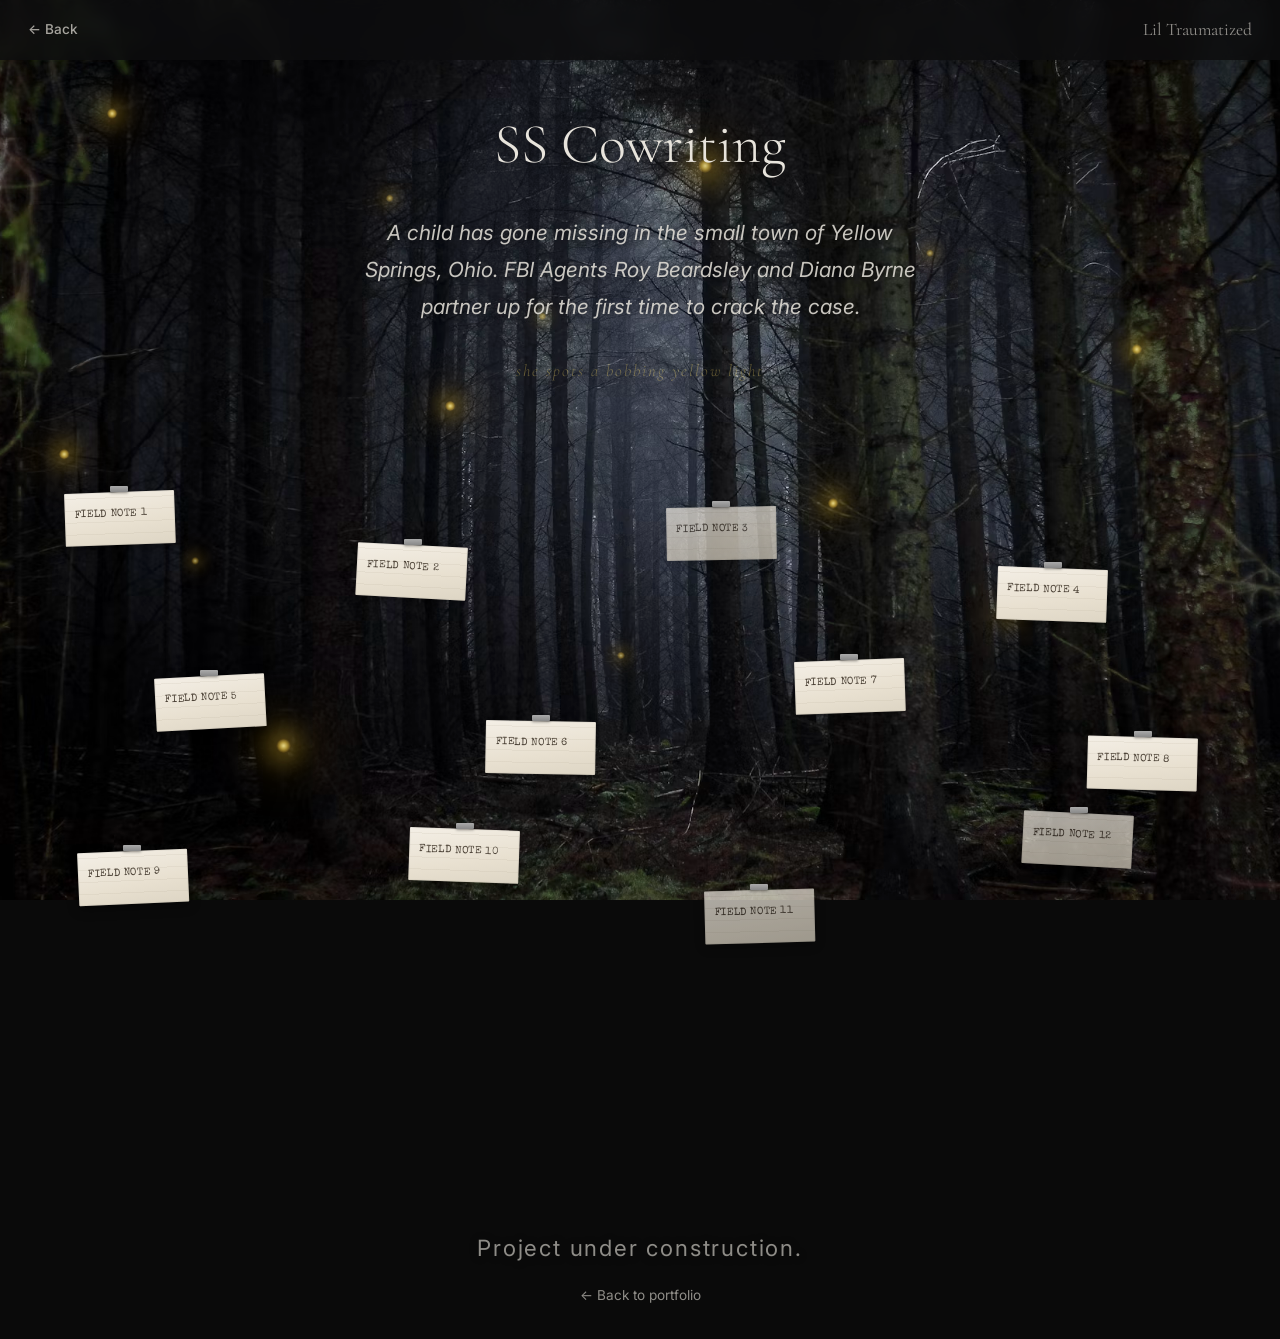
<file: cowriting.html>
<!DOCTYPE html>
<html lang="en">
<head>
  <meta charset="UTF-8" />
  <meta name="viewport" content="width=device-width, initial-scale=1" />
  <meta name="color-scheme" content="light" />
  <title>SS Cowriting — Lil Traumatized</title>
  <link rel="preconnect" href="https://fonts.googleapis.com" />
  <link rel="preconnect" href="https://fonts.gstatic.com" crossorigin />
  <link href="https://fonts.googleapis.com/css2?family=Cormorant+Garamond:ital,wght@0,300;0,400;0,600;0,700;1,300;1,400&family=Inter:wght@300;400;500;600&family=Special+Elite&display=swap" rel="stylesheet" />
  <link rel="stylesheet" href="styles.css?v=26" />
</head>
<!-- Background image source: https://unsplash.com/s/photos/dark-forest?asset=%5B%22Photos%22%2C%7B%22slug%22%3A%22photography-of-forest-1L71sPT5XKc%22%7D%5D -->
<body class="cowriting-page">

  <!-- Dark forest background (brightness +0.05 via CSS filter) -->
  <div class="forest-bg" aria-hidden="true">
    <img src="Other%20Art%20Resources/DarkForest.avif" alt="" />
  </div>

  <!-- Will-o'-wisps — bobbing yellow lights scattered across the forest -->
  <div class="wisps" aria-hidden="true">
    <div class="wisp" style="top: 12%; left: 8%;"></div>
    <div class="wisp wisp--sm" style="top: 28%; left: 72%;"></div>
    <div class="wisp" style="top: 45%; left: 35%;"></div>
    <div class="wisp wisp--lg" style="top: 18%; left: 55%;"></div>
    <div class="wisp wisp--sm" style="top: 62%; left: 15%;"></div>
    <div class="wisp" style="top: 38%; left: 88%;"></div>
    <div class="wisp wisp--sm" style="top: 72%; left: 48%;"></div>
    <div class="wisp" style="top: 55%; left: 65%;"></div>
    <div class="wisp wisp--lg" style="top: 82%; left: 22%;"></div>
    <div class="wisp wisp--sm" style="top: 35%; left: 42%;"></div>
    <div class="wisp" style="top: 68%; left: 78%;"></div>
    <div class="wisp wisp--sm" style="top: 22%; left: 30%;"></div>
    <div class="wisp" style="top: 50%; left: 5%;"></div>
  </div>

  <!-- Fixed navigation -->
  <nav class="work-nav cowriting-nav">
    <a href="index.html" class="back-link">&larr; Back</a>
    <span class="work-nav-title">Lil Traumatized</span>
  </nav>

  <!-- Story blurb -->
  <header class="cowriting-header">
    <h1 class="cowriting-heading">SS Cowriting</h1>
    <p class="cowriting-blurb">A child has gone missing in the small town of Yellow Springs, Ohio. FBI Agents Roy Beardsley and Diana Byrne partner up for the first time to crack the case.</p>
    <p class="wisp-whisper">she spots a bobbing yellow light</p>
  </header>

  <!-- Field notes pinned to the forest -->
  <main class="field-notes">

    <div class="field-note field-note--unlocked" data-note="1" style="top: 8%; left: 5%;">
      <div class="field-note-pin"></div>
      <div class="field-note-paper">
        <span class="field-note-label">Field Note 1</span>
        <span class="field-note-title">Day 0 &mdash; A Blip In The Timeline</span>
      </div>
    </div>

    <div class="field-note field-note--unlocked" data-note="2" style="top: 15%; left: 28%;">
      <div class="field-note-pin"></div>
      <div class="field-note-paper">
        <span class="field-note-label">Field Note 2</span>
        <span class="field-note-title">Day 1 &mdash; Briefing over Breakfast</span>
      </div>
    </div>

    <div class="field-note field-note--locked" data-note="3" style="top: 10%; left: 52%;">
      <div class="field-note-pin"></div>
      <div class="field-note-paper">
        <span class="field-note-label">Field Note 3</span>
        <span class="field-note-title">Day 1 &mdash; UNTITLED</span>
      </div>
    </div>

    <div class="field-note field-note--unlocked" data-note="4" style="top: 18%; left: 78%;">
      <div class="field-note-pin"></div>
      <div class="field-note-paper">
        <span class="field-note-label">Field Note 4</span>
        <span class="field-note-title">Day 1 &mdash; Old Man J******</span>
      </div>
    </div>

    <div class="field-note field-note--unlocked" data-note="5" style="top: 32%; left: 12%;">
      <div class="field-note-pin"></div>
      <div class="field-note-paper">
        <span class="field-note-label">Field Note 5</span>
        <span class="field-note-title">Day 2 &mdash; Sleepy Stakeout</span>
      </div>
    </div>

    <div class="field-note field-note--unlocked" data-note="6" style="top: 38%; left: 38%;">
      <div class="field-note-pin"></div>
      <div class="field-note-paper">
        <span class="field-note-label">Field Note 6</span>
        <span class="field-note-title">Day 2 &mdash; Another Disappearance</span>
      </div>
    </div>

    <div class="field-note field-note--unlocked" data-note="7" style="top: 30%; left: 62%;">
      <div class="field-note-pin"></div>
      <div class="field-note-paper">
        <span class="field-note-label">Field Note 7</span>
        <span class="field-note-title">Day 3 &mdash; Goo Solved</span>
      </div>
    </div>

    <div class="field-note field-note--unlocked" data-note="8" style="top: 40%; left: 85%;">
      <div class="field-note-pin"></div>
      <div class="field-note-paper">
        <span class="field-note-label">Field Note 8</span>
        <span class="field-note-title">Day 3 &mdash; S* i* t* s* l* a d*</span>
      </div>
    </div>

    <div class="field-note field-note--unlocked" data-note="9" style="top: 55%; left: 6%;">
      <div class="field-note-pin"></div>
      <div class="field-note-paper">
        <span class="field-note-label">Field Note 9</span>
        <span class="field-note-title">Day 5 &mdash; Interview with the Recovered</span>
      </div>
    </div>

    <div class="field-note field-note--unlocked" data-note="10" style="top: 52%; left: 32%;">
      <div class="field-note-pin"></div>
      <div class="field-note-paper">
        <span class="field-note-label">Field Note 10</span>
        <span class="field-note-title">Day 6 &mdash; The Mystery At Large</span>
      </div>
    </div>

    <div class="field-note field-note--locked" data-note="11" style="top: 60%; left: 55%;">
      <div class="field-note-pin"></div>
      <div class="field-note-paper">
        <span class="field-note-label">Field Note 11</span>
        <span class="field-note-title">Day 7 &mdash; Frogman Sighting</span>
      </div>
    </div>

    <div class="field-note field-note--locked" data-note="12" style="top: 50%; left: 80%;">
      <div class="field-note-pin"></div>
      <div class="field-note-paper">
        <span class="field-note-label">Field Note 12</span>
        <span class="field-note-title">Day ?? &mdash; WRAPUP</span>
      </div>
    </div>

  </main>

  <footer class="cowriting-footer">
    <p class="cowriting-status">Project under construction.</p>
    <a href="index.html" class="cowriting-back">&larr; Back to portfolio</a>
  </footer>

  <script src="cowriting.js?v=1"></script>
  <script>
    document.addEventListener('contextmenu', function (e) {
      if (e.target.tagName === 'IMG') e.preventDefault();
    });
  </script>
</body>
</html>
</file>
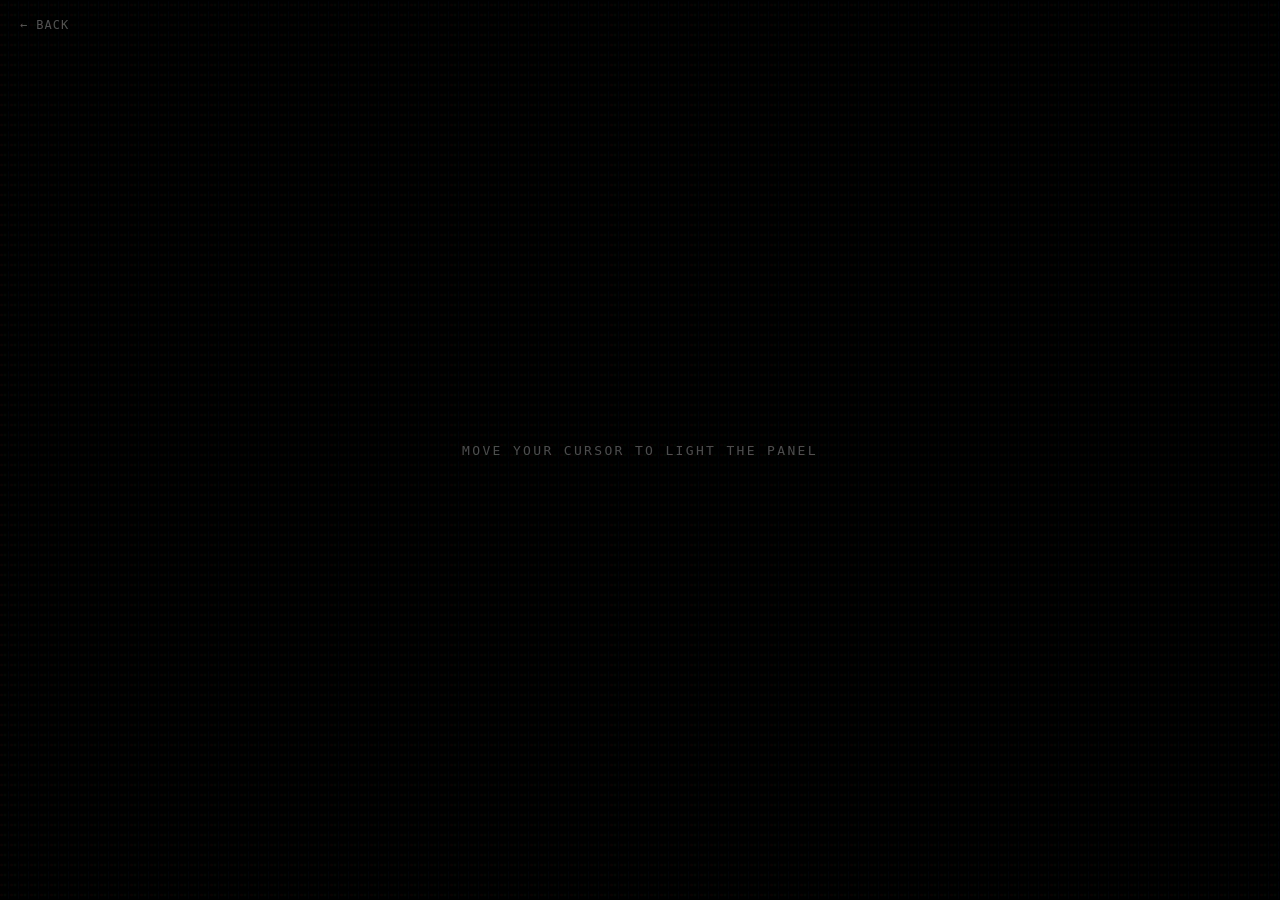
<file: test.html>
<!DOCTYPE html>
<html lang="en">
<head>
<meta charset="UTF-8" />
<meta name="viewport" content="width=device-width, initial-scale=1, maximum-scale=1" />
<meta name="color-scheme" content="dark" />
<title>test</title>
<style>
  html, body { margin: 0; height: 100%; background: #000; overflow: hidden; }
  body { color: #fff; font-family: ui-monospace, "SF Mono", Menlo, monospace; }
  #led { display: block; position: fixed; inset: 0; width: 100%; height: 100%; cursor: crosshair; touch-action: none; }

  .back {
    position: fixed; top: 18px; left: 20px; z-index: 3;
    font-size: 12px; letter-spacing: 0.08em; text-transform: uppercase;
    color: rgba(255,255,255,0.32); text-decoration: none;
    transition: color .25s ease;
  }
  .back:hover { color: rgba(255,255,255,0.75); }

  .hint {
    position: fixed; inset: 0; z-index: 2; display: flex;
    align-items: center; justify-content: center; pointer-events: none;
    color: rgba(255,255,255,0.30); font-size: 13px; letter-spacing: 0.18em;
    text-transform: uppercase; transition: opacity .6s ease;
  }
  .hint.hidden { opacity: 0; }

  .fallback { position: fixed; inset: 0; display: none; align-items: center; justify-content: center;
    color: rgba(255,255,255,0.6); font-size: 14px; padding: 24px; text-align: center; }
</style>
</head>
<body>
  <canvas id="led"></canvas>
  <a href="index.html" class="back">&larr; back</a>
  <div class="hint" id="hint">move your cursor to light the panel</div>
  <div class="fallback" id="fallback">Your browser doesn&rsquo;t support WebGL, so this panel can&rsquo;t light up.</div>

  <script>
  (function () {
    var canvas = document.getElementById('led');
    var gl = canvas.getContext('webgl', { antialias: false, alpha: false, premultipliedAlpha: false })
          || canvas.getContext('experimental-webgl');
    if (!gl) { document.getElementById('fallback').style.display = 'flex'; document.getElementById('hint').style.display = 'none'; return; }

    var MAX_PTS = 40;

    var vsrc = [
      'attribute vec2 aPos;',
      'void main(){ gl_Position = vec4(aPos, 0.0, 1.0); }'
    ].join('\n');

    var fsrc = [
      '#ifdef GL_FRAGMENT_PRECISION_HIGH',
      'precision highp float;',
      '#else',
      'precision mediump float;',
      '#endif',
      'uniform vec2  uRes;',
      'uniform float uCell;',
      'uniform vec3  uPts[40];',   // x, y (bottom-left px), life
      'uniform int   uCount;',
      'uniform vec2  uMouse;',     // smoothed cursor (bottom-left px)
      'uniform float uMouseE;',    // mouse energy (decays when idle)',
      'uniform float uTime;',
      '',
      'float d2(vec2 v){ return dot(v, v); }',
      '',
      'void main(){',
      '  vec2 fc = gl_FragCoord.xy;',
      '',
      '  // ---- backlight energy: sum of trail points + live cursor core ----',
      '  float sigma = uCell * 5.5;',
      '  float k = 1.0 / (2.0 * sigma * sigma);',
      '  float energy = 0.0;',
      '  for (int i = 0; i < 40; i++) {',
      '    if (i >= uCount) break;',
      '    vec3 p = uPts[i];',
      '    energy += p.z * exp(-d2(fc - p.xy) * k);',
      '  }',
      '  float cs = uCell * 3.0;',
      '  energy += uMouseE * 1.35 * exp(-d2(fc - uMouse) / (2.0 * cs * cs));',
      '  energy = clamp(energy, 0.0, 1.7);',
      '',
      '  // ---- RGB subpixel matrix (R dot | G dot | B bar) ----',
      '  float cell = uCell;',
      '  vec2 lp = mod(fc, vec2(cell));',
      '  float third = cell / 3.0;',
      '  vec2 rC = vec2(third * 0.5, cell * 0.5);',
      '  vec2 gC = vec2(third * 1.5, cell * 0.5);',
      '  float rDot = 1.0 - smoothstep(third * 0.32, third * 0.54, length(lp - rC));',
      '  float gDot = 1.0 - smoothstep(third * 0.32, third * 0.54, length(lp - gC));',
      '  float bx = 1.0 - smoothstep(third * 0.12, third * 0.26, abs(lp.x - third * 2.5));',
      '  float by = 1.0 - smoothstep(cell * 0.30, cell * 0.44, abs(lp.y - cell * 0.5));',
      '  float bBar = bx * by;',
      '',
      '  float base = 0.04;',
      '  float b = base + energy;',
      '  vec3 col = vec3(0.0);',
      '  col += vec3(1.00, 0.13, 0.16) * rDot * b * 1.20;',
      '  col += vec3(0.22, 1.00, 0.32) * gDot * b * 1.05;',
      '  col += vec3(0.20, 0.44, 1.00) * bBar * b * 1.00;',
      '',
      '  // diffuse panel bloom between the dots (near-white)',
      '  col += vec3(0.80, 0.86, 1.00) * energy * 0.075;',
      '',
      '  gl_FragColor = vec4(col, 1.0);',
      '}'
    ].join('\n');

    function compile(type, src) {
      var s = gl.createShader(type);
      gl.shaderSource(s, src); gl.compileShader(s);
      if (!gl.getShaderParameter(s, gl.COMPILE_STATUS)) { console.error(gl.getShaderInfoLog(s)); }
      return s;
    }
    var prog = gl.createProgram();
    gl.attachShader(prog, compile(gl.VERTEX_SHADER, vsrc));
    gl.attachShader(prog, compile(gl.FRAGMENT_SHADER, fsrc));
    gl.linkProgram(prog);
    if (!gl.getProgramParameter(prog, gl.LINK_STATUS)) { console.error(gl.getProgramInfoLog(prog)); }
    gl.useProgram(prog);

    var buf = gl.createBuffer();
    gl.bindBuffer(gl.ARRAY_BUFFER, buf);
    gl.bufferData(gl.ARRAY_BUFFER, new Float32Array([-1,-1, 1,-1, -1,1, 1,1]), gl.STATIC_DRAW);
    var aPos = gl.getAttribLocation(prog, 'aPos');
    gl.enableVertexAttribArray(aPos);
    gl.vertexAttribPointer(aPos, 2, gl.FLOAT, false, 0, 0);

    var U = {
      res:    gl.getUniformLocation(prog, 'uRes'),
      cell:   gl.getUniformLocation(prog, 'uCell'),
      pts:    gl.getUniformLocation(prog, 'uPts'),
      count:  gl.getUniformLocation(prog, 'uCount'),
      mouse:  gl.getUniformLocation(prog, 'uMouse'),
      mouseE: gl.getUniformLocation(prog, 'uMouseE'),
      time:   gl.getUniformLocation(prog, 'uTime')
    };

    var dpr = 1, CSS_CELL = 10, cellPx = 20;
    function resize() {
      dpr = Math.min(window.devicePixelRatio || 1, 2);
      canvas.width  = Math.floor(innerWidth  * dpr);
      canvas.height = Math.floor(innerHeight * dpr);
      cellPx = CSS_CELL * dpr;
      gl.viewport(0, 0, canvas.width, canvas.height);
    }
    window.addEventListener('resize', resize);
    resize();

    // ---- cursor state (all in device px, bottom-left origin) ----
    var pts = [];              // {x, y, life}
    var tx = -9999, ty = -9999, sx = -9999, sy = -9999;
    var mouseE = 0, lastX = -9999, lastY = -9999, hasPointer = false;
    var hint = document.getElementById('hint'), hinted = false;

    function toDev(clientX, clientY) {
      return [clientX * dpr, (innerHeight - clientY) * dpr];
    }
    function onMove(clientX, clientY) {
      var c = toDev(clientX, clientY);
      tx = c[0]; ty = c[1];
      if (!hasPointer) { sx = tx; sy = ty; hasPointer = true; }
      var dx = tx - lastX, dy = ty - lastY;
      if (dx * dx + dy * dy > (6 * dpr) * (6 * dpr)) {
        pts.push({ x: tx, y: ty, life: 1.0 });
        if (pts.length > MAX_PTS) pts.shift();
        lastX = tx; lastY = ty;
      }
      mouseE = 1.0;
      if (!hinted) { hinted = true; hint.classList.add('hidden'); }
    }
    canvas.addEventListener('pointermove', function (e) { onMove(e.clientX, e.clientY); }, { passive: true });
    canvas.addEventListener('pointerdown', function (e) { onMove(e.clientX, e.clientY); mouseE = 1.4; }, { passive: true });
    canvas.addEventListener('pointerleave', function () { hasPointer = false; });

    var buf120 = new Float32Array(MAX_PTS * 3);
    var t0 = performance.now();

    function frame() {
      // decay trail + mouse energy
      for (var i = pts.length - 1; i >= 0; i--) {
        pts[i].life *= 0.955;
        if (pts[i].life < 0.02) pts.splice(i, 1);
      }
      mouseE *= 0.92;
      // smooth cursor
      if (hasPointer) { sx += (tx - sx) * 0.22; sy += (ty - sy) * 0.22; }

      var n = pts.length;
      for (var j = 0; j < MAX_PTS; j++) {
        if (j < n) { buf120[j*3] = pts[j].x; buf120[j*3+1] = pts[j].y; buf120[j*3+2] = pts[j].life; }
        else { buf120[j*3] = 0; buf120[j*3+1] = 0; buf120[j*3+2] = 0; }
      }

      gl.uniform2f(U.res, canvas.width, canvas.height);
      gl.uniform1f(U.cell, cellPx);
      gl.uniform3fv(U.pts, buf120);
      gl.uniform1i(U.count, n);
      gl.uniform2f(U.mouse, sx, sy);
      gl.uniform1f(U.mouseE, hasPointer ? Math.max(mouseE, 0.0) : mouseE);
      gl.uniform1f(U.time, (performance.now() - t0) / 1000);

      gl.drawArrays(gl.TRIANGLE_STRIP, 0, 4);
      requestAnimationFrame(frame);
    }
    requestAnimationFrame(frame);

    // prevent right-click image save prompt noise / keep it clean
    document.addEventListener('contextmenu', function (e) { e.preventDefault(); });
  })();
  </script>
</body>
</html>
</file>
<file: styles.css>
/* =============================================
   Lil Traumatized — Photography Portfolio
   ============================================= */

/* --- Reset & Base --- */
*, *::before, *::after { box-sizing: border-box; margin: 0; padding: 0; }

:root {
  color-scheme: light;

  /* Sky gradient */
  --sky-top: #fef2f4;
  --sky-pink: #f0c0c8;
  --sky-blue: #b8d0e4;
  --sky-bottom: #9cbcd4;

  /* Film */
  --film-base: rgba(30, 14, 6, 0.82);
  --film-hole: rgba(0, 0, 0, 0.55);
  --film-negative: sepia(1) saturate(2.5) brightness(0.38) contrast(1.4) hue-rotate(-15deg);
  --film-clear: sepia(0) saturate(1) brightness(1) contrast(1) hue-rotate(0deg);

  /* Text */
  --text-dark: #1a1a2e;
  --text-muted: #555570;
  --text-light: #ede4dc;

  /* Work page (darkroom) */
  --darkroom-bg: #0d0d0f;
  --darkroom-warm: #1a1612;
  --string-light-glow: rgba(255, 200, 100, 0.8);
  --string-light-dim: rgba(255, 180, 80, 0.15);

  /* Fonts */
  --font-display: 'Cormorant Garamond', Georgia, serif;
  --font-body: 'Inter', system-ui, -apple-system, sans-serif;
}

html { scroll-behavior: smooth; }

body {
  font-family: var(--font-body);
  line-height: 1.6;
  color: var(--text-dark);
  -webkit-font-smoothing: antialiased;
  -moz-osx-font-smoothing: grayscale;
}

img {
  -webkit-user-drag: none;
  user-select: none;
}


/* ===========================================
   LANDING PAGE
   =========================================== */

.landing-page {
  background: linear-gradient(
    180deg,
    var(--sky-top) 0%,
    var(--sky-pink) 35%,
    var(--sky-blue) 70%,
    var(--sky-bottom) 100%
  );
  overflow-x: hidden;
  -webkit-user-select: none;
  user-select: none;
}


/* --- Hero: HELLO + Clouds --- */
.hero {
  position: relative;
  height: 100vh;
  display: flex;
  flex-direction: column;
  align-items: center;
  justify-content: center;
  overflow-x: clip;
  z-index: 10;
}

.hero-content {
  text-align: center;
  z-index: 5;
  position: relative;
}

.hero-hello {
  font-family: var(--font-display);
  font-size: clamp(6rem, 18vw, 14rem);
  font-weight: 300;
  letter-spacing: 0.02em;
  line-height: 1;
  color: var(--text-dark);
  opacity: 0;
  transform: translateY(30px);
}

.hero-sub {
  font-family: var(--font-body);
  font-size: clamp(0.7rem, 1.6vw, 0.92rem);
  font-weight: 300;
  letter-spacing: 0.2em;
  text-transform: uppercase;
  color: var(--text-muted);
  margin-top: 12px;
  opacity: 0;
  transform: translateY(15px);
}

.hero-a {
  display: inline-block;
  opacity: 0;
  margin: 0 0.15em;
  animation: flickerA 4s ease-in-out 2s infinite;
}

@keyframes flickerA {
  0%, 5%    { opacity: 0; }
  8%        { opacity: 0.35; }
  10%       { opacity: 0.05; }
  13%       { opacity: 0.42; }
  15%, 18%  { opacity: 0; }
  22%       { opacity: 0.3; }
  24%       { opacity: 0.48; }
  26%       { opacity: 0.1; }
  28%       { opacity: 0.4; }
  30%, 50%  { opacity: 0; }
  53%       { opacity: 0.25; }
  55%       { opacity: 0.45; }
  57%       { opacity: 0.08; }
  60%       { opacity: 0.38; }
  63%, 100% { opacity: 0; }
}

/* Scroll cue */
.scroll-cue {
  position: absolute;
  bottom: 40px;
  text-align: center;
  z-index: 5;
  opacity: 0;
  cursor: pointer;
}

.scroll-cue-text {
  display: block;
  font-family: var(--font-body);
  font-size: 0.7rem;
  letter-spacing: 0.15em;
  text-transform: uppercase;
  color: var(--text-muted);
}

.scroll-cue-arrow {
  display: block;
  margin-top: 6px;
  font-size: 1.2rem;
  color: var(--text-muted);
  animation: bounce 2s ease-in-out infinite;
}

@keyframes bounce {
  0%, 100% { transform: translateY(0); }
  50% { transform: translateY(6px); }
}

/* --- Hand-drawn cloud layers --- */
.clouds {
  position: absolute;
  inset: 0;
  z-index: 4;
  pointer-events: none;
}

.cloud {
  position: absolute;
  will-change: transform, opacity;
  opacity: 0.55;
}

/* 4 clouds: two shapes, positioned across the bottom of the hero */
.cloud--1 {
  width: 500px;
  bottom: -30px;
  left: -60px;
}
.cloud--2 {
  width: 420px;
  bottom: -10px;
  right: -40px;
}
.cloud--3 {
  width: 550px;
  bottom: -50px;
  left: 25%;
}
.cloud--4 {
  width: 380px;
  bottom: 10px;
  right: 15%;
  opacity: 0.4;
}


/* --- Main content area (below clouds) --- */
.landing-main {
  position: relative;
  z-index: 2;
  display: flex;
  flex-direction: column;
  align-items: center;
  padding: 80px 24px 40px;
}

/* --- Floating signature --- */
.floating-signature {
  position: fixed;
  right: 30px;
  bottom: 30px;
  width: 180px;
  opacity: 0;
  mix-blend-mode: multiply;
  pointer-events: none;
  z-index: 1;
  transition: opacity 0.6s ease;
}

.floating-signature.sig-visible {
  opacity: 0.6;
}

@media (max-width: 768px) {
  .floating-signature {
    width: 100px;
    right: 8px;
    bottom: 12px;
  }
}

.site-title {
  font-family: var(--font-body);
  font-size: clamp(1.5rem, 4.5vw, 3rem);
  font-weight: 400;
  letter-spacing: 0.02em;
  line-height: 1.1;
  color: var(--text-dark);
  margin-bottom: 0;
  opacity: 0;
  transform: translateY(20px);
}

.about-me {
  max-width: 800px;
  margin: 0 auto 50px;
  padding: 1.2em 40px 0;
  text-align: left;
  opacity: 0.4;
}

.about-text {
  font-family: var(--font-body);
  font-size: 0.75rem;
  font-weight: 300;
  line-height: 1.7;
  color: var(--text-muted);
  margin-bottom: 12px;
}

.about-label {
  font-family: var(--font-body);
  font-size: 0.75rem;
  font-weight: 400;
  color: var(--text-muted);
  margin-bottom: 4px;
}

.about-facts {
  list-style: disc;
  padding-left: 18px;
  font-family: var(--font-body);
  font-size: 0.75rem;
  font-weight: 300;
  line-height: 1.7;
  color: var(--text-muted);
  margin-bottom: 12px;
}

.about-facts li {
  margin-bottom: 2px;
}

.about-closing {
  margin-top: 12px;
}

/* Desktop: scale about section up 150% */
@media (min-width: 769px) {
  .site-title {
    font-size: clamp(2.25rem, 6.75vw, 4.5rem);
  }
  .about-text,
  .about-label,
  .about-facts {
    font-size: 1.125rem;
  }
  .about-me {
    margin-bottom: 75px;
    padding-top: 1.8em;
  }
  .about-facts {
    margin-bottom: 18px;
  }
  .about-text {
    margin-bottom: 18px;
  }
  .about-closing {
    margin-top: 18px;
  }
}


/* --- Buckets grid --- */
.buckets {
  display: grid;
  grid-template-columns: repeat(2, 1fr);
  gap: 60px;
  max-width: 800px;
  width: 100%;
  margin-bottom: 80px;
}

.bucket {
  display: flex;
  flex-direction: column;
  align-items: center;
  text-decoration: none;
  color: inherit;
  cursor: pointer;
  opacity: 0;
  transform: translateY(30px);
}

/* Bucket 2 links to work.html */
#bucket-work {
  cursor: pointer;
}

.bucket-title {
  font-family: var(--font-body);
  font-size: 0.85rem;
  font-weight: 300;
  margin-top: 18px;
  text-align: center;
  color: var(--text-muted);
  line-height: 1.3;
  letter-spacing: 0.04em;
}

.badge {
  display: inline-block;
  font-family: var(--font-body);
  font-size: 0.65rem;
  font-weight: 600;
  letter-spacing: 0.12em;
  text-transform: uppercase;
  color: var(--text-muted);
  margin-top: 6px;
  padding: 3px 10px;
  border: 1px solid rgba(85, 85, 112, 0.3);
  border-radius: 20px;
}


/* --- Film strip (shared between landing + film page) --- */
.film-packet {
  display: flex;
  flex-direction: column;
  gap: 4px;
  width: 100%;
  max-width: 220px;
}

.film-strip {
  display: flex;
  gap: 3px;
  padding: 16px 6px;
  background: var(--film-base);
  border-radius: 3px;
  position: relative;
}

/* Sprocket holes */
.film-strip::before,
.film-strip::after {
  content: '';
  position: absolute;
  left: 5px;
  right: 5px;
  height: 6px;
  background-image: repeating-linear-gradient(
    90deg,
    transparent 0px,
    transparent 2px,
    var(--film-hole) 2px,
    var(--film-hole) 8px,
    transparent 8px,
    transparent 11px
  );
}
.film-strip::before { top: 4px; }
.film-strip::after  { bottom: 4px; }

.film-frame {
  flex: 1;
  min-width: 0;
  aspect-ratio: 3 / 2;
  overflow: hidden;
  border: 1px solid rgba(0, 0, 0, 0.25);
  border-radius: 1px;
  position: relative;
}

.film-frame img {
  width: 100%;
  height: 100%;
  object-fit: cover;
  display: block;
  filter: var(--film-negative);
  transition: filter 0.8s cubic-bezier(0.22, 1, 0.36, 1);
}

/* Per-frame hover target on landing page (Change 2b) */
.bucket .film-frame {
  pointer-events: auto;
}


/* --- Polaroid stack (bucket 2) --- */
.polaroid-stack {
  position: relative;
  width: 220px;
  height: 270px;
  margin: 0 auto;
  perspective: 600px;
}

.polaroid {
  position: absolute;
  width: 200px;
  height: 250px;
  background: #faf8f5;
  border-radius: 2px;
  padding: 14px 14px 50px;
  box-shadow:
    0 2px 8px rgba(0, 0, 0, 0.12),
    0 1px 3px rgba(0, 0, 0, 0.08);
  /* Center with margin offset so GSAP can freely control transform */
  left: 50%;
  top: 50%;
  margin-left: -100px;
  margin-top: -125px;
  transform-origin: center center;
}

.polaroid-photo {
  width: 100%;
  aspect-ratio: 1 / 1;
  overflow: hidden;
  background: #e8e4de;
  border-radius: 1px;
}

.polaroid-photo img {
  width: 100%;
  height: 100%;
  object-fit: cover;
  display: block;
}

/* Stacked positions — slightly rotated for natural look */
.polaroid--1 { transform: rotate(-2deg); z-index: 6; }
.polaroid--2 { transform: rotate(1.5deg) translate(3px, 2px); z-index: 5; }
.polaroid--3 { transform: rotate(-3.5deg) translate(-4px, 3px); z-index: 4; }
.polaroid--4 { transform: rotate(2.8deg) translate(5px, -1px); z-index: 3; }
.polaroid--5 { transform: rotate(-1deg) translate(-2px, 4px); z-index: 2; }
.polaroid--6 { transform: rotate(3deg) translate(2px, 1px); z-index: 1; }


/* --- Video section (CRT monitor) --- */
.video-section {
  display: grid;
  grid-template-columns: repeat(2, 1fr);
  gap: 60px;
  width: 100%;
  max-width: 800px;
  margin-bottom: 40px;
}

/* --- Bucket 3: SS Cowriting — Notebook --- */

.bucket-cowriting {
  cursor: pointer;
  text-decoration: none;
  color: inherit;
}

.notebook {
  width: 200px;
  height: 260px;
  position: relative;
  perspective: 800px;
  margin: 0 auto;
}

.notebook-spine {
  position: absolute;
  left: 0;
  top: 4px;
  bottom: 4px;
  width: 14px;
  background: linear-gradient(90deg, #5a3a28 0%, #7a5240 40%, #6b4535 100%);
  border-radius: 3px 0 0 3px;
  z-index: 3;
  box-shadow: 2px 0 6px rgba(0,0,0,0.2);
}

.notebook-cover {
  position: absolute;
  inset: 0;
  background: linear-gradient(145deg, #8B6342 0%, #6B4226 40%, #5A3520 70%, #4A2818 100%);
  border-radius: 2px 6px 6px 2px;
  z-index: 2;
  transform-origin: left center;
  transition: transform 0.6s cubic-bezier(0.22, 1, 0.36, 1);
  box-shadow:
    0 4px 16px rgba(0,0,0,0.15),
    inset 0 1px 0 rgba(255,255,255,0.1),
    inset 0 -2px 4px rgba(0,0,0,0.15);
}

/* Inside of cover (lighter endpaper) */
.notebook-cover::after {
  content: '';
  position: absolute;
  inset: 4px;
  background: linear-gradient(145deg, #d4c8b8 0%, #c4b8a4 100%);
  border-radius: 2px;
  backface-visibility: hidden;
  transform: rotateY(180deg);
}

.notebook-strap {
  position: absolute;
  right: 18px;
  top: 0;
  bottom: 0;
  width: 8px;
  background: #3a2a1a;
  border-radius: 1px;
  opacity: 0.5;
}

.notebook-pages {
  position: absolute;
  top: 6px;
  right: 6px;
  bottom: 6px;
  left: 14px;
  background: #faf6f0;
  border-radius: 0 4px 4px 0;
  z-index: 1;
  overflow: hidden;
}

.page-lines {
  position: absolute;
  inset: 0;
  background: repeating-linear-gradient(
    0deg,
    transparent 0px,
    transparent 23px,
    rgba(150, 180, 210, 0.3) 23px,
    rgba(150, 180, 210, 0.3) 24px
  );
  border-left: 1px solid rgba(220, 100, 100, 0.25);
  margin-left: 24px;
  margin-top: 16px;
}

.notebook-pen {
  position: absolute;
  right: 12px;
  bottom: 10px;
  width: 14px;
  height: 80px;
  transform: rotate(30deg) translateY(10px);
  transition: transform 0.5s cubic-bezier(0.22, 1, 0.36, 1) 0.3s;
  z-index: 2;
  opacity: 0.7;
  transition-property: transform, opacity;
}

.notebook-writing {
  position: absolute;
  top: 22px;
  left: 28px;
  width: 140px;
  height: 160px;
  z-index: 1;
}

.notebook-writing path {
  fill: none;
  stroke: #2a2a4a;
  stroke-width: 1.2;
  stroke-linecap: round;
  stroke-dasharray: 250;
  stroke-dashoffset: 250;
}

.notebook-writing path:nth-child(1) { transition: stroke-dashoffset 1.2s ease 0.5s; }
.notebook-writing path:nth-child(2) { transition: stroke-dashoffset 1.2s ease 0.7s; }
.notebook-writing path:nth-child(3) { transition: stroke-dashoffset 1.2s ease 0.9s; }
.notebook-writing path:nth-child(4) { transition: stroke-dashoffset 1.2s ease 1.1s; }
.notebook-writing path:nth-child(5) { transition: stroke-dashoffset 1.2s ease 1.3s; }

/* Hover: cover opens, pen lifts, writing appears */
.bucket-cowriting:hover .notebook-cover {
  transform: rotateY(-160deg);
}

.bucket-cowriting:hover .notebook-pen {
  transform: rotate(15deg) translateY(-20px);
  opacity: 1;
}

.bucket-cowriting:hover .notebook-writing path {
  stroke-dashoffset: 0;
}

/* Mobile: show open state (no hover available) */
@media (hover: none) {
  .notebook-cover {
    transform: rotateY(-160deg);
  }
  .notebook-pen {
    transform: rotate(15deg) translateY(-20px);
    opacity: 1;
  }
  .notebook-writing path {
    stroke-dashoffset: 0;
  }
}

.bucket-video {
  cursor: pointer;
  text-decoration: none;
  color: inherit;
}

.crt-monitor {
  width: 220px;
  margin: 0 auto;
}

.crt-body {
  position: relative;
}

.crt-bezel {
  background: linear-gradient(145deg, #d4cfc8 0%, #b8b2a8 30%, #a8a298 70%, #908a80 100%);
  border-radius: 16px 16px 8px 8px;
  padding: 18px 16px 22px;
  box-shadow:
    0 4px 16px rgba(0, 0, 0, 0.15),
    inset 0 1px 0 rgba(255, 255, 255, 0.3),
    inset 0 -2px 4px rgba(0, 0, 0, 0.08);
}

.crt-screen {
  width: 100%;
  aspect-ratio: 4 / 3;
  background: #1a1a1a;
  border-radius: 10px;
  border: 2px solid #2a2a28;
  position: relative;
  overflow: hidden;
  box-shadow:
    inset 0 0 30px rgba(0, 0, 0, 0.8),
    inset 0 0 6px rgba(0, 0, 0, 0.4);
  transition: background 0.8s cubic-bezier(0.22, 1, 0.36, 1),
              box-shadow 0.8s cubic-bezier(0.22, 1, 0.36, 1);
}

/* Scanlines overlay */
.crt-scanlines {
  position: absolute;
  inset: 0;
  background: repeating-linear-gradient(
    0deg,
    rgba(0, 0, 0, 0.15) 0px,
    rgba(0, 0, 0, 0.15) 1px,
    transparent 1px,
    transparent 3px
  );
  opacity: 0;
  transition: opacity 0.6s ease 0.2s;
  pointer-events: none;
  z-index: 2;
}

/* Screen glow when on */
.crt-glow {
  position: absolute;
  inset: 0;
  background: radial-gradient(
    ellipse at center,
    rgba(140, 180, 220, 0.3) 0%,
    rgba(80, 120, 180, 0.15) 40%,
    transparent 70%
  );
  opacity: 0;
  transition: opacity 0.8s cubic-bezier(0.22, 1, 0.36, 1) 0.1s;
  pointer-events: none;
  z-index: 1;
}

/* Static/noise effect */
.crt-static {
  position: absolute;
  inset: 0;
  opacity: 0;
  transition: opacity 0.5s ease 0.3s;
  pointer-events: none;
  z-index: 1;
  background-image: url("data:image/svg+xml,%3Csvg xmlns='http://www.w3.org/2000/svg'%3E%3Cfilter id='n'%3E%3CfeTurbulence type='fractalNoise' baseFrequency='0.9' numOctaves='3' stitchTiles='stitch'/%3E%3C/filter%3E%3Crect width='100%25' height='100%25' filter='url(%23n)' opacity='0.12'/%3E%3C/svg%3E");
  mix-blend-mode: screen;
}

.crt-base {
  width: 70%;
  height: 14px;
  margin: 0 auto;
  background: linear-gradient(180deg, #b0a898 0%, #9a9488 50%, #b0a898 100%);
  border-radius: 0 0 6px 6px;
  display: flex;
  align-items: center;
  justify-content: center;
  box-shadow: 0 3px 8px rgba(0, 0, 0, 0.1);
}

.crt-power-light {
  width: 5px;
  height: 5px;
  border-radius: 50%;
  background: #444;
  box-shadow: none;
  transition: background 0.4s ease, box-shadow 0.4s ease;
}

/* ---- CRT HOVER: power on ---- */
.bucket-video:hover .crt-screen {
  background: #0a1520;
  box-shadow:
    inset 0 0 30px rgba(0, 0, 0, 0.4),
    0 0 30px rgba(100, 150, 220, 0.12),
    0 0 60px rgba(100, 150, 220, 0.06);
}

.bucket-video:hover .crt-scanlines {
  opacity: 1;
}

.bucket-video:hover .crt-glow {
  opacity: 1;
}

.bucket-video:hover .crt-static {
  opacity: 1;
}

.bucket-video:hover .crt-power-light {
  background: #4ade80;
  box-shadow: 0 0 6px rgba(74, 222, 128, 0.6);
}

/* CRT thumbnail images for hover cycling */
.crt-thumbnails {
  position: absolute;
  inset: 0;
  z-index: 3;
  overflow: hidden;
  border-radius: 8px;
}

.crt-thumb {
  position: absolute;
  inset: 0;
  width: 100%;
  height: 100%;
  object-fit: cover;
  opacity: 0;
  transition: opacity 0.05s ease;
  pointer-events: none;
}

.crt-thumb.crt-thumb-active {
  opacity: 1;
}

/* Static flash overlay for transitions */
.crt-static-flash {
  position: absolute;
  inset: 0;
  z-index: 4;
  opacity: 0;
  pointer-events: none;
  background-image: url("data:image/svg+xml,%3Csvg xmlns='http://www.w3.org/2000/svg'%3E%3Cfilter id='n'%3E%3CfeTurbulence type='fractalNoise' baseFrequency='1.2' numOctaves='4' stitchTiles='stitch'/%3E%3C/filter%3E%3Crect width='100%25' height='100%25' filter='url(%23n)' opacity='0.7'/%3E%3C/svg%3E");
  mix-blend-mode: screen;
  border-radius: 8px;
}


/* --- Goodbye section --- */
.goodbye-section {
  padding: 360px 24px 80px;
  text-align: center;
}

.thank-you-text {
  font-family: var(--font-body);
  font-size: clamp(0.8rem, 1.8vw, 1rem);
  font-weight: 300;
  letter-spacing: 0.18em;
  text-transform: uppercase;
  color: var(--text-muted);
  margin-bottom: 16px;
  opacity: 0;
  transform: translateY(20px);
}

.goodbye-text {
  font-family: var(--font-display);
  font-size: clamp(3rem, 10vw, 7rem);
  font-weight: 300;
  letter-spacing: 0.02em;
  color: var(--text-dark);
  opacity: 0;
  transform: translateY(30px);
}


/* --- Social media icons (Change 7) --- */
.social-links {
  display: flex;
  gap: 28px;
  justify-content: center;
  margin-bottom: 16px;
}

.social-link {
  color: var(--text-dark);
  opacity: 0.5;
  transition: opacity 0.35s cubic-bezier(0.22, 1, 0.36, 1), transform 0.35s cubic-bezier(0.22, 1, 0.36, 1);
  display: inline-flex;
  align-items: center;
}

.social-link:hover {
  opacity: 1;
  transform: translateY(-2px);
}

.social-link svg {
  display: block;
}


/* --- Landing footer --- */
.landing-footer {
  text-align: center;
  padding-top: 40px;
  opacity: 0;
  width: 100%;
}

.contact-link {
  font-family: var(--font-body);
  font-size: 0.95rem;
  color: var(--text-dark);
  text-decoration: none;
  border-bottom: 1px solid rgba(26, 26, 46, 0.25);
  transition: border-color 0.3s ease;
}
.contact-link:hover {
  border-color: var(--text-dark);
}

.copyright {
  font-family: var(--font-body);
  font-size: 0.8rem;
  color: var(--text-muted);
  margin-top: 8px;
}


/* --- Landing responsive --- */
@media (max-width: 900px) {
  .hero-hello {
    font-size: clamp(4rem, 15vw, 10rem);
  }
  .buckets {
    gap: 40px;
    max-width: 600px;
  }
  .polaroid-stack {
    width: 180px;
    height: 230px;
  }
  .polaroid {
    width: 170px;
    height: 215px;
    margin-left: -85px;
    margin-top: -107px;
    padding: 12px 12px 42px;
  }

  .crt-monitor {
    width: 200px;
  }
  .notebook {
    width: 180px;
    height: 234px;
  }
  .video-section {
    gap: 40px;
  }
}

@media (max-width: 560px) {
  .landing-main {
    padding: 60px 16px 32px;
  }
  .landing-header {
    margin-bottom: 0;
    padding: 0 20px;
  }
  .about-me {
    padding: 1.2em 20px 0;
  }
  .buckets {
    grid-template-columns: 1fr;
    gap: 48px;
    max-width: 340px;
  }
  .polaroid-stack {
    width: 200px;
    height: 250px;
  }
  .polaroid {
    width: 185px;
    height: 235px;
    margin-left: -92px;
    margin-top: -117px;
  }

  /* Scale down hand-drawn clouds for mobile */
  .cloud--1 {
    width: 220px;
    bottom: -15px; left: -30px;
  }
  .cloud--2 {
    width: 200px;
    bottom: -5px; right: -20px;
  }
  .cloud--3 {
    width: 240px;
    bottom: -20px; left: 10%;
  }
  .cloud--4 {
    width: 180px;
    bottom: 5px; right: 5%;
  }

  .video-section {
    grid-template-columns: 1fr;
    gap: 48px;
    margin-bottom: 32px;
  }

  .notebook {
    width: 180px;
    height: 230px;
  }

  .crt-monitor {
    width: 180px;
  }

  .crt-bezel {
    padding: 14px 12px 18px;
    border-radius: 12px 12px 6px 6px;
  }

  .goodbye-section {
    padding: 40px 24px 24px;
  }
}


/* ===========================================
   FILM PAGE
   =========================================== */

/* Gray-black background */
.film-page {
  background: #161614;
  color: var(--text-light);
  overflow-x: hidden;
}

/* --- Film grain overlay (fine texture) --- */
.film-grain {
  position: fixed;
  inset: 0;
  z-index: 50;
  pointer-events: none;
  opacity: 0.06;
  mix-blend-mode: overlay;
}

/* --- Film dust overlay (bright specks/particles) --- */
.film-dust {
  position: fixed;
  inset: 0;
  z-index: 51;
  pointer-events: none;
  opacity: 0.15;
  mix-blend-mode: screen;
}

/* --- Random film burn pop-ups (Change 3c) --- */
.film-burns {
  position: fixed;
  top: 0;
  left: 0;
  width: 100%;
  height: 100%;
  z-index: 45;
  pointer-events: none;
  overflow: hidden;
}

.film-burn {
  position: absolute;
  width: 30vw;
  height: 60vh;
  border-radius: 50%;
  opacity: 0;
  filter: blur(80px);
}

.film-burn--1 {
  background: radial-gradient(ellipse, rgba(255, 120, 30, 0.35) 0%, rgba(200, 60, 10, 0.15) 40%, transparent 70%);
  top: -10%;
  right: -5%;
}

.film-burn--2 {
  background: radial-gradient(ellipse, rgba(255, 180, 50, 0.3) 0%, rgba(230, 100, 20, 0.12) 45%, transparent 70%);
  bottom: -15%;
  left: 10%;
}

.film-burn--3 {
  background: radial-gradient(ellipse, rgba(255, 80, 40, 0.25) 0%, rgba(180, 50, 15, 0.1) 40%, transparent 70%);
  top: 20%;
  left: -10%;
}


/* --- Navigation bar --- */
.film-nav {
  position: fixed;
  top: 0;
  left: 0;
  right: 0;
  z-index: 100;
  display: flex;
  align-items: center;
  justify-content: space-between;
  padding: 16px 28px;
  background: rgba(20, 20, 18, 0.85);
  backdrop-filter: blur(8px);
}

.back-link {
  font-family: var(--font-body);
  font-size: 0.85rem;
  font-weight: 500;
  color: var(--text-light);
  text-decoration: none;
  opacity: 0.7;
  transition: opacity 0.3s ease;
}
.back-link:hover { opacity: 1; }

.film-nav-title {
  font-family: var(--font-display);
  font-size: 1.1rem;
  font-weight: 400;
  color: var(--text-light);
  opacity: 0.6;
}

/* --- Intro section --- */
.film-intro {
  min-height: 80vh;
  display: flex;
  flex-direction: column;
  align-items: center;
  justify-content: center;
  text-align: center;
  padding: 100px 24px 60px;
}

.film-heading {
  font-family: var(--font-display);
  font-size: clamp(2.5rem, 7vw, 5rem);
  font-weight: 300;
  color: var(--text-light);
  margin-bottom: 20px;
  opacity: 0;
  transform: translateY(20px);
}

.film-description {
  font-family: var(--font-body);
  font-size: 1rem;
  font-weight: 300;
  line-height: 1.8;
  color: rgba(237, 228, 220, 0.6);
  max-width: 520px;
  opacity: 0;
  transform: translateY(14px);
}

.scroll-hint {
  margin-top: 48px;
  font-family: var(--font-body);
  font-size: 0.7rem;
  letter-spacing: 0.15em;
  text-transform: uppercase;
  color: rgba(237, 228, 220, 0.3);
  opacity: 0;
}

.scroll-hint-arrow {
  display: block;
  margin-top: 8px;
  font-size: 1.2rem;
  animation: bounce 2s ease-in-out infinite;
}

@keyframes bounce {
  0%, 100% { transform: translateY(0); }
  50% { transform: translateY(6px); }
}

/* --- Film viewer / FV-2010 (Change 6 redesign) --- */
.film-viewer {
  position: absolute;
  top: 50%;
  left: 50%;
  transform: translate(-50%, -50%);
  z-index: 0;
  pointer-events: none;
}

.viewer-housing {
  width: 92vw;
  max-width: 1400px;
  height: 66vh;
  max-height: 560px;
  background: #0a0a0a;
  border: 2px solid #1e1e1e;
  border-top: 3px solid #252525;
  border-radius: 5px;
  padding: 16px;
  display: flex;
  align-items: center;
  justify-content: center;
  box-shadow:
    0 10px 40px rgba(0, 0, 0, 0.6),
    inset 0 1px 0 rgba(50, 50, 50, 0.15);
}

.viewer-panel {
  width: 100%;
  height: 100%;
  background: rgba(255, 255, 255, 0);
  border: 1px solid rgba(35, 35, 33, 0.4);
  border-radius: 2px;
  transition: box-shadow 1.5s ease;
}

/* Backlit strip edge glow — applied via JS class toggle */
.film-strip-full.is-backlit {
  background-color: #2a1a10;
  box-shadow:
    0 0 25px rgba(200, 150, 60, 0.06),
    0 0 60px rgba(200, 150, 60, 0.03);
  transition: background-color 1.5s ease, box-shadow 1.5s ease;
}

/* --- Film strip container (pinned for horizontal scroll) --- */
.film-container {
  position: relative;
  overflow: hidden;
}

.film-track {
  display: flex;
  align-items: center;
  height: 100vh;
  padding-left: 8vw;
  padding-right: 50vw;
  will-change: transform;
}

.film-strip-full {
  display: flex;
  gap: 6px;
  padding: 36px 20px;
  background: var(--film-base);
  border-radius: 4px;
  position: relative;
  z-index: 55;
  height: 55vh;
  max-height: 480px;
  min-height: 280px;
  align-items: stretch;
  flex-shrink: 0;
  transform-origin: center center;
  isolation: isolate;
}

/* Sprocket holes for full strip */
.film-strip-full::before,
.film-strip-full::after {
  content: '';
  position: absolute;
  left: 12px;
  right: 12px;
  height: 10px;
  background-image: repeating-linear-gradient(
    90deg,
    transparent 0px,
    transparent 4px,
    var(--film-hole) 4px,
    var(--film-hole) 14px,
    transparent 14px,
    transparent 19px
  );
}
.film-strip-full::before { top: 10px; }
.film-strip-full::after  { bottom: 10px; }

.film-strip-full .film-frame {
  flex: 0 0 auto;
  width: calc((55vh - 72px) * 1.5);
  max-width: calc((480px - 72px) * 1.5);
  min-width: calc((280px - 72px) * 1.5);
  height: 100%;
  aspect-ratio: auto;
  border: 1px solid rgba(40, 20, 8, 0.6);
  border-radius: 2px;
  overflow: hidden;
  position: relative;
  cursor: pointer;
}

.film-strip-full .film-frame img {
  width: 100%;
  height: 100%;
  object-fit: cover;
  display: block;
  filter: var(--film-negative);
  position: relative;
  z-index: 55;
}

/* Frame numbers */
.film-strip-full .film-frame::after {
  content: attr(data-frame);
  position: absolute;
  bottom: -22px;
  left: 50%;
  transform: translateX(-50%);
  font-family: 'Courier New', monospace;
  font-size: 7px;
  color: rgba(180, 120, 50, 0.35);
  white-space: nowrap;
  pointer-events: none;
}


/* --- Film burn on first frame only (start-of-roll light leak) --- */
/* Bright white overexposed left edge → warm orange wash → fades */
.film-strip-full .film-frame:nth-child(1)::before {
  content: '';
  position: absolute;
  inset: 0;
  z-index: 2;
  pointer-events: none;
  border-radius: 2px;
  background: linear-gradient(
    to right,
    rgba(255, 255, 255, 0.88) 0%,
    rgba(255, 240, 190, 0.65) 6%,
    rgba(255, 180, 70, 0.5) 18%,
    rgba(255, 100, 30, 0.28) 38%,
    rgba(255, 60, 15, 0.1) 58%,
    transparent 78%
  );
}


/* --- Caption bar --- */
.film-caption-bar {
  position: fixed;
  bottom: 0;
  left: 0;
  right: 0;
  z-index: 100;
  display: flex;
  align-items: center;
  justify-content: center;
  gap: 20px;
  padding: 14px 28px;
  background: rgba(20, 20, 18, 0.85);
  backdrop-filter: blur(8px);
  opacity: 0;
}

.frame-counter {
  font-family: 'Courier New', monospace;
  font-size: 0.75rem;
  color: rgba(237, 228, 220, 0.4);
}

.frame-caption {
  font-family: var(--font-body);
  font-size: 0.85rem;
  font-weight: 300;
  color: var(--text-light);
}


/* --- Lightbox (Change 4) --- */
.lightbox {
  position: fixed;
  inset: 0;
  z-index: 200;
  display: flex;
  align-items: center;
  justify-content: center;
  background: rgba(10, 10, 8, 0.92);
  backdrop-filter: blur(6px);
  opacity: 0;
  visibility: hidden;
  transition: opacity 0.35s ease, visibility 0.35s ease;
}

.lightbox.is-active {
  opacity: 1;
  visibility: visible;
}

.lightbox-content {
  display: flex;
  flex-direction: column;
  align-items: center;
  max-width: 90vw;
  max-height: 85vh;
}

.lightbox-img {
  max-width: 90vw;
  max-height: 78vh;
  object-fit: contain;
  border-radius: 2px;
  filter: none;
  transform: scale(0.92);
  opacity: 0;
  transition: transform 0.4s cubic-bezier(0.22, 1, 0.36, 1),
              opacity 0.4s ease;
}

.lightbox.is-active .lightbox-img {
  transform: scale(1);
  opacity: 1;
}

.lightbox-caption {
  font-family: var(--font-body);
  font-size: 0.9rem;
  font-weight: 300;
  color: rgba(237, 228, 220, 0.7);
  margin-top: 16px;
  text-align: center;
}

.lightbox-close {
  position: absolute;
  top: 20px;
  right: 24px;
  background: none;
  border: none;
  color: var(--text-light);
  font-size: 2rem;
  cursor: pointer;
  opacity: 0.6;
  transition: opacity 0.2s;
  z-index: 210;
}
.lightbox-close:hover { opacity: 1; }

.lightbox-prev,
.lightbox-next {
  position: absolute;
  top: 50%;
  transform: translateY(-50%);
  background: none;
  border: none;
  color: var(--text-light);
  font-size: 3rem;
  cursor: pointer;
  opacity: 0.4;
  transition: opacity 0.2s;
  padding: 20px;
  z-index: 210;
}
.lightbox-prev { left: 16px; }
.lightbox-next { right: 16px; }
.lightbox-prev:hover,
.lightbox-next:hover { opacity: 0.9; }


/* --- Film page footer --- */
.film-footer {
  text-align: center;
  padding: 60px 24px;
}

.film-footer a {
  font-family: var(--font-body);
  font-size: 0.9rem;
  color: var(--text-light);
  text-decoration: none;
  opacity: 0.5;
  transition: opacity 0.3s ease;
}
.film-footer a:hover { opacity: 1; }


/* --- Film page responsive --- */
@media (max-width: 768px) {
  .film-nav {
    padding: 12px 16px;
  }

  .film-intro {
    min-height: 60vh;
    padding: 80px 20px 40px;
  }

  .film-strip-full {
    height: 35vh;
    max-height: 300px;
    min-height: 200px;
    padding: 28px 14px;
    gap: 4px;
  }

  .film-strip-full .film-frame {
    width: calc((35vh - 56px) * 1.5);
    max-width: calc((300px - 56px) * 1.5);
    min-width: calc((200px - 56px) * 1.5);
  }

  .film-track {
    padding-left: 4vw;
  }

  .film-caption-bar {
    padding: 10px 16px;
    gap: 12px;
  }

  .lightbox-prev,
  .lightbox-next {
    font-size: 2rem;
    padding: 12px;
  }

  .lightbox-close {
    top: 12px;
    right: 16px;
  }
}


/* ===========================================
   WORK PAGE (Polaroids on String Lights)
   =========================================== */

.work-page {
  background: var(--darkroom-bg);
  color: var(--text-light);
  overflow-x: hidden;
  transition: background 1.5s cubic-bezier(0.22, 1, 0.36, 1);
}

.work-page.lights-on {
  background: var(--darkroom-warm);
}

/* --- Dark room overlay --- */
.darkroom-overlay {
  position: fixed;
  inset: 0;
  z-index: 40;
  background: #000;
  opacity: 0.7;
  pointer-events: none;
}

/* --- Work navigation (mirrors film-nav) --- */
.work-nav {
  position: fixed;
  top: 0;
  left: 0;
  right: 0;
  z-index: 100;
  display: flex;
  align-items: center;
  justify-content: space-between;
  padding: 16px 28px;
  background: rgba(13, 13, 15, 0.85);
  backdrop-filter: blur(8px);
}

.work-nav-title {
  font-family: var(--font-display);
  font-size: 1.1rem;
  font-weight: 400;
  color: var(--text-light);
  opacity: 0.6;
}

/* --- Work intro (mirrors film-intro) --- */
.work-intro {
  min-height: 80vh;
  display: flex;
  flex-direction: column;
  align-items: center;
  justify-content: center;
  text-align: center;
  padding: 100px 24px 60px;
  position: relative;
  z-index: 50; /* above darkroom overlay */
}

.work-heading {
  font-family: var(--font-display);
  font-size: clamp(2.5rem, 7vw, 5rem);
  font-weight: 300;
  color: #fff;
  margin-bottom: 20px;
  opacity: 0;
  transform: translateY(20px);
}

.work-description {
  font-family: var(--font-body);
  font-size: 1.05rem;
  font-weight: 300;
  line-height: 1.8;
  color: rgba(255, 255, 255, 0.55);
  max-width: 520px;
  opacity: 0;
  transform: translateY(14px);
}

/* --- String lights section --- */
.string-lights-section {
  padding: 40px 0 120px;
  max-width: 1200px;
  margin: 0 auto;
}

.string-row {
  position: relative;
  min-height: 380px;
  margin-bottom: 120px;
  padding: 0 40px;
  transition: opacity 0.6s ease;
}

.string-row.row-dimmed {
  opacity: 0.25;
}

.string-svg {
  position: absolute;
  top: 0;
  left: 0;
  width: 100%;
  height: 100%;
  pointer-events: none;
  z-index: 1;
}

.string-svg path {
  fill: none;
  stroke: #4a4038;
  stroke-width: 2.5;
  stroke-linecap: round;
  transition: stroke 1s ease;
}

.work-page.lights-on .string-svg path {
  stroke: #6a5a48;
}

/* --- String light bulbs (Edison globe style) --- */
.string-bulb {
  position: absolute;
  z-index: 2;
  pointer-events: none;
  transform: translate(-50%, -2px);
}

/* Socket/cap */
.string-bulb::before {
  content: '';
  position: absolute;
  top: 0;
  left: 50%;
  transform: translateX(-50%);
  width: 7px;
  height: 5px;
  background: linear-gradient(180deg, #5a5040 0%, #3e3628 100%);
  border-radius: 1px 1px 0 0;
}

/* Glass bulb */
.string-bulb::after {
  content: '';
  position: absolute;
  top: 4px;
  left: 50%;
  transform: translateX(-50%);
  width: 12px;
  height: 14px;
  border-radius: 3px 3px 50% 50%;
  background: radial-gradient(ellipse at 40% 35%, rgba(255, 220, 140, 0.12) 0%, rgba(80, 60, 30, 0.15) 60%, rgba(40, 30, 15, 0.2) 100%);
  border: 1px solid rgba(100, 80, 50, 0.2);
  box-shadow: none;
  transition: background 0.6s ease, box-shadow 0.6s ease;
}

.work-page.lights-on .string-bulb::after {
  background: radial-gradient(ellipse at 50% 40%,
    rgba(255, 240, 180, 1) 0%,
    rgba(255, 210, 120, 0.85) 25%,
    rgba(255, 180, 80, 0.4) 55%,
    rgba(200, 150, 60, 0.1) 100%);
  border-color: rgba(255, 220, 120, 0.5);
  box-shadow:
    0 0 4px 2px rgba(255, 230, 160, 0.9),
    0 0 12px 4px rgba(255, 200, 100, 0.6),
    0 0 30px 8px rgba(255, 180, 80, 0.35),
    0 0 60px 16px rgba(255, 160, 60, 0.18),
    0 0 100px 30px rgba(255, 140, 40, 0.08);
}

/* Dim state for non-focused rows */
.string-row.row-dimmed .string-bulb::after {
  background: radial-gradient(ellipse at 50% 40%,
    rgba(255, 220, 140, 0.5) 0%,
    rgba(255, 180, 80, 0.2) 40%,
    rgba(200, 150, 60, 0.05) 100%);
  box-shadow:
    0 0 3px 1px rgba(255, 200, 100, 0.25),
    0 0 8px 2px rgba(255, 180, 80, 0.1);
}

/* --- Polaroid row layout --- */
.polaroid-row {
  position: relative;
  z-index: 3;
  width: 100%;
  height: 100%;
}

/* --- Work polaroid --- */
.work-polaroid {
  position: absolute;
  cursor: pointer;
}

@media (hover: hover) {
  .work-polaroid {
    will-change: transform;
  }
}

/* --- Clothespin --- */
.clothespin {
  position: absolute;
  top: -14px;
  left: 50%;
  transform: translateX(-50%);
  width: 8px;
  height: 22px;
  background: linear-gradient(180deg, #8B7355 0%, #6B5B45 100%);
  border-radius: 2px 2px 1px 1px;
  z-index: 5;
  transform-origin: top center;
}

.clothespin::before {
  content: '';
  position: absolute;
  top: 3px;
  left: -1px;
  right: -1px;
  height: 4px;
  background: #5a4a38;
  border-radius: 1px;
}

/* --- Polaroid frame --- */
.work-polaroid-frame {
  width: 230px;
  background: #faf8f5;
  border-radius: 2px;
  padding: 14px 14px 48px;
  box-shadow:
    0 4px 16px rgba(0, 0, 0, 0.3),
    0 1px 4px rgba(0, 0, 0, 0.15);
  transition: box-shadow 0.4s cubic-bezier(0.22, 1, 0.36, 1);
}

.work-polaroid-photo {
  width: 100%;
  aspect-ratio: 1 / 1;
  overflow: hidden;
  background: #e8e4de;
  border-radius: 1px;
}

.work-polaroid-photo img {
  width: 100%;
  height: 100%;
  object-fit: cover;
  display: block;
  /* NO filter — photos display with original colors */
}

/* --- Work footer --- */
.work-footer {
  text-align: center;
  padding: 60px 24px;
}

.work-footer a {
  font-family: var(--font-body);
  font-size: 0.9rem;
  color: var(--text-light);
  text-decoration: none;
  opacity: 0.5;
  transition: opacity 0.35s cubic-bezier(0.22, 1, 0.36, 1);
}
.work-footer a:hover { opacity: 1; }


/* --- Work page responsive --- */
@media (max-width: 900px) {
  .string-row {
    min-height: 320px;
    margin-bottom: 60px;
  }
  .work-polaroid-frame {
    width: 180px;
    padding: 10px 10px 40px;
  }
}

/* --- Mobile serpentine layout (< 768px) --- */

/* Hide serpentine container on desktop */
.serpentine-mobile { display: none; }

@media (max-width: 768px) {
  /* Hide desktop string rows on mobile */
  .string-row { display: none !important; }

  /* Show serpentine container */
  .serpentine-mobile {
    display: block;
    position: relative;
    padding: 0 0 40px;
  }

  /* The continuous SVG string */
  .serpentine-svg {
    position: absolute;
    top: 0;
    left: 0;
    width: 100%;
    height: 100%;
    pointer-events: none;
    z-index: 1;
  }
  .serpentine-svg path {
    fill: none;
    stroke: rgba(160, 140, 110, 0.5);
    stroke-width: 2;
    stroke-linecap: round;
  }
  .work-page.lights-on .serpentine-svg path {
    stroke: rgba(180, 160, 120, 0.55);
  }

  /* Each pair of polaroids */
  .serpentine-segment {
    position: relative;
    display: flex;
    justify-content: center;
    gap: 12px;
    padding: 50px 16px 16px;
    z-index: 3;
  }

  /* Polaroids in serpentine */
  .serpentine-mobile .work-polaroid {
    position: relative !important;
    left: auto !important;
    top: auto !important;
    flex: 0 0 auto;
  }
  .serpentine-mobile .work-polaroid-frame {
    width: 150px;
    padding: 8px 8px 32px;
  }

  /* Serpentine bulbs */
  .serpentine-bulb {
    position: absolute;
    z-index: 2;
    pointer-events: none;
    transform: translate(-50%, -2px);
  }
  .serpentine-bulb::before {
    content: '';
    position: absolute;
    top: 0;
    left: 50%;
    transform: translateX(-50%);
    width: 7px;
    height: 5px;
    background: linear-gradient(180deg, #5a5040 0%, #3e3628 100%);
    border-radius: 1px 1px 0 0;
  }
  .serpentine-bulb::after {
    content: '';
    position: absolute;
    top: 4px;
    left: 50%;
    transform: translateX(-50%);
    width: 12px;
    height: 14px;
    border-radius: 3px 3px 50% 50%;
    background: radial-gradient(ellipse at 40% 35%, rgba(255, 220, 140, 0.12) 0%, rgba(80, 60, 30, 0.15) 60%, rgba(40, 30, 15, 0.2) 100%);
    border: 1px solid rgba(100, 80, 50, 0.2);
    box-shadow: none;
    transition: background 0.6s ease, box-shadow 0.6s ease;
  }
  .work-page.lights-on .serpentine-bulb::after {
    background: radial-gradient(ellipse at 50% 40%,
      rgba(255, 240, 180, 1) 0%,
      rgba(255, 210, 120, 0.85) 25%,
      rgba(255, 180, 80, 0.4) 55%,
      rgba(200, 150, 60, 0.1) 100%);
    border-color: rgba(255, 220, 120, 0.5);
    box-shadow:
      0 0 4px 2px rgba(255, 230, 160, 0.9),
      0 0 12px 4px rgba(255, 200, 100, 0.6),
      0 0 30px 8px rgba(255, 180, 80, 0.35),
      0 0 60px 16px rgba(255, 160, 60, 0.18),
      0 0 100px 30px rgba(255, 140, 40, 0.08);
  }

  .work-nav {
    padding: 12px 16px;
  }
  .work-intro {
    min-height: 60vh;
    padding: 80px 20px 40px;
  }
  .string-lights-section {
    padding: 20px 0 80px;
  }
}


/* ===========================================
   VIDEO PAGE
   =========================================== */

/* ===========================================================
   COWRITING PAGE — Dark forest with field notes
   =========================================================== */

.cowriting-page {
  background: #0a0a0a;
  min-height: 100vh;
  color: #e8e4dc;
  overflow-x: hidden;
  position: relative;
}

/* Full-bleed forest background — brightness bumped +0.05 */
.forest-bg {
  position: fixed;
  inset: 0;
  z-index: 0;
}

.forest-bg img {
  width: 100%;
  height: 100%;
  object-fit: cover;
  filter: brightness(1.05);
}

/* --- Will-o'-wisps — bobbing yellow lights --- */
.wisps {
  position: fixed;
  inset: 0;
  z-index: 1;
  pointer-events: none;
}

.wisp {
  position: absolute;
  width: 10px;
  height: 10px;
  border-radius: 50%;
  background: radial-gradient(circle,
    rgba(255, 238, 150, 0.92) 0%,
    rgba(255, 212, 75, 0.66) 38%,
    rgba(255, 192, 45, 0.32) 68%,
    rgba(255, 180, 30, 0) 100%);
  box-shadow: 0 0 18px 6px rgba(255, 210, 60, 0.32), 0 0 42px 15px rgba(255, 180, 30, 0.15);
  will-change: transform;
}

.wisp--sm {
  width: 7px;
  height: 7px;
  opacity: 0.72;
  box-shadow: 0 0 13px 4px rgba(255, 210, 60, 0.3), 0 0 30px 9px rgba(255, 180, 30, 0.11);
}

.wisp--lg {
  width: 14px;
  height: 14px;
  box-shadow: 0 0 24px 9px rgba(255, 210, 60, 0.36), 0 0 54px 19px rgba(255, 180, 30, 0.17);
}

/* Nav on dark background */
.cowriting-nav .back-link,
.cowriting-nav .work-nav-title {
  color: #e8e4dc;
}

.cowriting-nav .back-link:hover {
  color: #fff;
}

/* Header blurb overlay */
.cowriting-header {
  position: relative;
  z-index: 2;
  text-align: center;
  padding: 100px 24px 40px;
  max-width: 640px;
  margin: 0 auto;
}

.cowriting-heading {
  font-family: var(--font-display);
  font-size: clamp(2.2rem, 6vw, 3.5rem);
  font-weight: 300;
  color: #e8e4dc;
  text-shadow: 0 2px 20px rgba(0,0,0,0.6);
  margin-bottom: 24px;
}

.cowriting-blurb {
  font-family: var(--font-body);
  font-size: 1.3rem;
  line-height: 1.8;
  color: rgba(232, 228, 220, 0.85);
  font-style: italic;
  text-shadow: 0 1px 8px rgba(0,0,0,0.5);
  max-width: 580px;
  margin: 0 auto;
}

.wisp-whisper {
  font-family: var(--font-display);
  font-size: clamp(0.85rem, 2vw, 1.05rem);
  font-style: italic;
  font-weight: 300;
  color: rgba(255, 220, 100, 0.35);
  text-shadow: 0 0 20px rgba(255, 200, 50, 0.25);
  letter-spacing: 0.12em;
  margin-top: 32px;
}

/* --- Field notes scattered across the forest --- */
.field-notes {
  position: relative;
  z-index: 2;
  width: 100%;
  height: 85vh;
  min-height: 550px;
}

.field-note {
  position: absolute;
  width: 110px;
  cursor: default;
}

.field-note--unlocked {
  cursor: pointer;
}

/* Pushpin / staple */
.field-note-pin {
  width: 18px;
  height: 6px;
  background: linear-gradient(180deg, #aaa 0%, #888 100%);
  border-radius: 1px;
  margin: 0 auto 0;
  position: relative;
  z-index: 2;
  box-shadow: 0 1px 3px rgba(0,0,0,0.4);
}

/* Paper */
.field-note-paper {
  background: linear-gradient(170deg, #f4efe6 0%, #e8e0d0 60%, #ddd5c4 100%);
  padding: 14px 10px 16px;
  border-radius: 1px;
  box-shadow:
    0 3px 12px rgba(0,0,0,0.4),
    inset 0 0 0 1px rgba(0,0,0,0.05);
  transform-origin: top center;
  transform: rotate(0deg);
  transition: transform 0.4s cubic-bezier(0.22, 1, 0.36, 1), box-shadow 0.3s ease;
  position: relative;
  overflow: hidden;
}

/* Subtle aged paper texture via noise */
.field-note-paper::before {
  content: '';
  position: absolute;
  inset: 0;
  background: repeating-linear-gradient(
    0deg,
    transparent 0px,
    transparent 11px,
    rgba(180, 170, 150, 0.15) 11px,
    rgba(180, 170, 150, 0.15) 12px
  );
  pointer-events: none;
}

.field-note-label {
  display: block;
  font-family: 'Special Elite', 'Courier New', monospace;
  font-size: 0.65rem;
  color: #4a4035;
  letter-spacing: 0.06em;
  text-transform: uppercase;
  margin-bottom: 6px;
}

.field-note-title {
  display: block;
  font-family: 'Special Elite', 'Courier New', monospace;
  font-size: 0.6rem;
  color: #6a5d50;
  line-height: 1.4;
  opacity: 0;
  max-height: 0;
  overflow: hidden;
  transition: opacity 0.4s ease 0.15s, max-height 0.4s ease;
}

/* Unlocked notes: hover opens them up */
.field-note--unlocked:hover .field-note-paper {
  transform: rotate(-3deg) translateY(-4px);
  box-shadow:
    0 8px 24px rgba(0,0,0,0.5),
    inset 0 0 0 1px rgba(0,0,0,0.05);
}

.field-note--unlocked:hover .field-note-title {
  opacity: 1;
  max-height: 60px;
}

/* Locked notes: slightly faded */
.field-note--locked .field-note-paper {
  opacity: 0.7;
}

.field-note--locked .field-note-title {
  opacity: 0;
}

/* Give each note a slight unique rotation */
.field-note[data-note="1"] .field-note-paper { transform: rotate(-2deg); }
.field-note[data-note="2"] .field-note-paper { transform: rotate(3deg); }
.field-note[data-note="3"] .field-note-paper { transform: rotate(-1deg); }
.field-note[data-note="4"] .field-note-paper { transform: rotate(2deg); }
.field-note[data-note="5"] .field-note-paper { transform: rotate(-3deg); }
.field-note[data-note="6"] .field-note-paper { transform: rotate(1deg); }
.field-note[data-note="7"] .field-note-paper { transform: rotate(-2deg); }
.field-note[data-note="8"] .field-note-paper { transform: rotate(1.5deg); }
.field-note[data-note="9"] .field-note-paper { transform: rotate(-2.5deg); }
.field-note[data-note="10"] .field-note-paper { transform: rotate(2deg); }
.field-note[data-note="11"] .field-note-paper { transform: rotate(-1.5deg); }
.field-note[data-note="12"] .field-note-paper { transform: rotate(3deg); }

/* Footer */
.cowriting-footer {
  position: relative;
  z-index: 2;
  text-align: center;
  padding: 40px 24px 32px;
}

.cowriting-status {
  font-family: var(--font-body);
  font-size: 1.4rem;
  color: rgba(232, 228, 220, 0.6);
  letter-spacing: 0.08em;
  margin-bottom: 16px;
  text-shadow: 0 1px 8px rgba(0,0,0,0.4);
}

.cowriting-back {
  font-family: var(--font-body);
  font-size: 0.85rem;
  color: rgba(232, 228, 220, 0.6);
  text-decoration: none;
  transition: color 0.3s ease;
}

.cowriting-back:hover {
  color: #fff;
}

/* Mobile: reflow notes into a column */
@media (max-width: 768px) {
  .field-notes {
    height: auto;
    min-height: 0;
    display: flex;
    flex-direction: column;
    align-items: center;
    gap: 24px;
    padding: 20px 24px 40px;
  }

  .field-note {
    position: static;
    width: 160px;
  }

  /* Show titles on mobile (no hover) — locked notes stay hidden */
  .field-note--unlocked .field-note-title {
    opacity: 1;
    max-height: 80px;
  }
}

/* ===========================================================
   VIDEO PAGE
   =========================================================== */

.video-page {
  background: #000;
  color: var(--text-light);
  overflow-x: hidden;
}

/* --- Zoom wrapper: pinned section that scales the CRT into fullscreen --- */
.video-zoom-wrapper {
  position: relative;
  height: 250vh; /* scrollable range for the zoom-in */
  background: #000;
}

.video-crt-frame {
  position: sticky;
  top: 0;
  height: 100vh;
  display: flex;
  flex-direction: column;
  align-items: center;
  justify-content: center;
  transform-origin: center center;
}

.video-crt-bezel {
  background: linear-gradient(145deg, #d4cfc8 0%, #b8b2a8 30%, #a8a298 70%, #908a80 100%);
  border-radius: 16px 16px 8px 8px;
  padding: 18px 16px 22px;
  box-shadow:
    0 4px 16px rgba(0, 0, 0, 0.15),
    inset 0 1px 0 rgba(255, 255, 255, 0.3),
    inset 0 -2px 4px rgba(0, 0, 0, 0.08);
}

.video-screen {
  width: min(500px, 80vw);
  aspect-ratio: 4 / 3;
  background: #0a0a0a;
  border-radius: 10px;
  overflow: hidden;
  position: relative;
  border: 2px solid #2a2a28;
  box-shadow:
    inset 0 0 30px rgba(0, 0, 0, 0.8),
    inset 0 0 6px rgba(0, 0, 0, 0.4);
}

.video-screen-inner {
  width: 100%;
  height: 100%;
  position: relative;
  display: flex;
  align-items: center;
  justify-content: center;
}

/* Scanlines */
.video-scanlines {
  position: absolute;
  inset: 0;
  background: repeating-linear-gradient(
    0deg,
    rgba(0, 0, 0, 0.12) 0px,
    rgba(0, 0, 0, 0.12) 1px,
    transparent 1px,
    transparent 3px
  );
  pointer-events: none;
  z-index: 2;
}

/* Hacker text */
.video-screen-content {
  text-align: center;
  z-index: 3;
  position: relative;
}

.hacker-text {
  font-family: 'Share Tech Mono', 'Courier New', monospace;
  color: #00ff41;
  text-transform: uppercase;
  letter-spacing: 0.3em;
  text-shadow:
    0 0 8px rgba(0, 255, 65, 0.6),
    0 0 20px rgba(0, 255, 65, 0.3);
}

.hacker-scroll-cue {
  font-size: clamp(0.9rem, 2.5vw, 1.4rem);
  animation: hackerPulse 2s ease-in-out infinite;
}

@keyframes hackerPulse {
  0%, 100% { opacity: 0.7; }
  50% { opacity: 1; }
}

.hacker-cursor {
  display: inline-block;
  font-family: 'Share Tech Mono', monospace;
  color: #00ff41;
  font-size: clamp(0.9rem, 2.5vw, 1.4rem);
  animation: cursorBlink 1s step-end infinite;
  text-shadow: 0 0 8px rgba(0, 255, 65, 0.6);
  margin-left: 2px;
}

@keyframes cursorBlink {
  0%, 50% { opacity: 1; }
  51%, 100% { opacity: 0; }
}

/* CRT base */
.video-crt-base {
  width: 60%;
  height: 14px;
  margin: 0 auto;
  background: linear-gradient(180deg, #b0a898 0%, #9a9488 50%, #b0a898 100%);
  border-radius: 0 0 6px 6px;
  display: flex;
  align-items: center;
  justify-content: center;
  box-shadow: 0 3px 8px rgba(0, 0, 0, 0.1);
}

.video-power-light {
  width: 5px;
  height: 5px;
  border-radius: 50%;
  background: #4ade80;
  box-shadow: 0 0 6px rgba(74, 222, 128, 0.6);
}

/* --- Video content: Old-school "VidEeoh" page --- */
.video-content {
  position: fixed;
  top: 0;
  left: 0;
  width: 100%;
  height: 100vh;
  z-index: 20;
  overflow-y: hidden;
  pointer-events: none;
  background: #fff;
  clip-path: inset(100%); /* hidden initially — JS reveals via CRT screen shape */
}

.yt-page {
  background: #fff;
  color: #333;
  font-family: Arial, Helvetica, sans-serif;
  font-size: 12px;
  min-height: 100vh;
  opacity: 0;
}

/* --- YT Header --- */
.yt-header {
  background: linear-gradient(180deg, #f2f2f2 0%, #e0e0e0 100%);
  border-bottom: 1px solid #c8c8c8;
  padding: 8px 0;
}

.yt-header-inner {
  max-width: 960px;
  margin: 0 auto;
  padding: 0 16px;
  display: flex;
  align-items: center;
  gap: 16px;
  flex-wrap: wrap;
}

/* Logo */
.yt-logo {
  text-decoration: none;
  font-size: 22px;
  font-weight: 900;
  font-family: Arial Black, Arial, sans-serif;
  letter-spacing: -0.5px;
  display: flex;
  align-items: center;
  flex-shrink: 0;
}

.yt-logo-vid {
  color: #333;
}

.yt-logo-ee {
  color: #fff;
  background: #c4302b;
  border-radius: 4px;
  padding: 1px 3px;
  margin: 0 1px;
}

.yt-logo-oh {
  color: #333;
}

/* Search */
.yt-search {
  display: flex;
  flex: 1;
  max-width: 340px;
}

.yt-search-input {
  flex: 1;
  padding: 4px 8px;
  font-size: 12px;
  border: 1px solid #bbb;
  border-radius: 3px 0 0 3px;
  background: #fff;
  color: #666;
  outline: none;
  font-family: Arial, sans-serif;
}

.yt-search-btn {
  padding: 4px 12px;
  font-size: 11px;
  font-weight: bold;
  background: linear-gradient(180deg, #f8f8f8 0%, #ddd 100%);
  border: 1px solid #bbb;
  border-left: none;
  border-radius: 0 3px 3px 0;
  color: #555;
  cursor: default;
  font-family: Arial, sans-serif;
}

/* Top nav links */
.yt-top-nav {
  display: flex;
  gap: 14px;
  margin-left: auto;
}

.yt-top-link {
  color: #336699;
  font-size: 12px;
  font-weight: bold;
  cursor: default;
}

/* --- Tabs bar (Browse / Upload) --- */
.yt-tabs-bar {
  background: #e8e8e8;
  border-bottom: 2px solid #c4302b;
  padding: 0;
}

.yt-tabs-inner {
  max-width: 960px;
  margin: 0 auto;
  padding: 0 16px;
  display: flex;
  gap: 0;
}

.yt-tab {
  display: inline-block;
  padding: 6px 16px;
  font-size: 12px;
  font-weight: bold;
  color: #555;
  cursor: default;
  border: 1px solid transparent;
  border-bottom: none;
  border-radius: 4px 4px 0 0;
  margin-bottom: -2px;
  position: relative;
}

.yt-tab-active {
  background: #fff;
  border-color: #c8c8c8;
  color: #333;
}

/* --- Body layout: sidebar + main --- */
.yt-body {
  max-width: 960px;
  margin: 0 auto;
  padding: 16px;
  display: flex;
  gap: 20px;
}

/* --- Sidebar --- */
.yt-sidebar {
  width: 180px;
  flex-shrink: 0;
}

.yt-signin-box {
  background: #f0f0f0;
  border: 1px solid #ddd;
  border-radius: 4px;
  padding: 12px;
  text-align: center;
  margin-bottom: 16px;
}

.yt-signin-text {
  font-size: 12px;
  font-weight: bold;
  color: #333;
  margin-bottom: 8px;
}

.yt-signin-btn {
  display: inline-block;
  padding: 5px 20px;
  font-size: 12px;
  font-weight: bold;
  color: #333;
  background: linear-gradient(180deg, #f8f8f8 0%, #ddd 100%);
  border: 1px solid #bbb;
  border-radius: 3px;
  cursor: default;
  margin-bottom: 6px;
}

.yt-signin-sub {
  font-size: 10px;
  color: #888;
  line-height: 1.4;
}

.yt-signup-link {
  color: #336699;
  font-weight: bold;
}

/* Categories */
.yt-categories {
  background: #f0f0f0;
  border: 1px solid #ddd;
  border-radius: 4px;
  padding: 10px 12px;
}

.yt-cat-heading {
  font-size: 12px;
  font-weight: bold;
  color: #333;
  margin-bottom: 6px;
  padding-bottom: 4px;
  border-bottom: 1px solid #ddd;
}

.yt-cat-list {
  list-style: none;
  padding: 0;
  margin: 0;
}

.yt-cat-item {
  padding: 3px 0;
  font-size: 11px;
  color: #336699;
  cursor: default;
}

.yt-cat-active {
  font-weight: bold;
  color: #333;
}

/* --- Main content area --- */
.yt-main {
  flex: 1;
  min-width: 0;
}

.yt-section-title {
  font-size: 16px;
  font-weight: bold;
  color: #333;
  padding-bottom: 8px;
  border-bottom: 1px solid #ddd;
  margin-bottom: 16px;
  font-family: Arial, Helvetica, sans-serif;
}

/* Video grid */
.yt-video-grid {
  display: flex;
  flex-direction: column;
  gap: 16px;
}

.yt-video-card {
  display: flex;
  gap: 12px;
  text-decoration: none;
  color: inherit;
  padding: 8px;
  border-radius: 3px;
  transition: background 0.15s ease;
}

.yt-video-card:hover {
  background: #f0f5ff;
}

.yt-thumb-wrap {
  position: relative;
  width: 180px;
  flex-shrink: 0;
  aspect-ratio: 16 / 9;
  overflow: hidden;
  border: 1px solid #ccc;
  background: #000;
}

.yt-thumb-wrap img {
  width: 100%;
  height: 100%;
  object-fit: cover;
  display: block;
}

.yt-duration {
  position: absolute;
  bottom: 2px;
  right: 2px;
  background: rgba(0, 0, 0, 0.75);
  color: #fff;
  font-size: 10px;
  font-weight: bold;
  padding: 1px 4px;
  border-radius: 2px;
}

.yt-video-info {
  padding-top: 2px;
}

.yt-video-title {
  font-size: 14px;
  font-weight: bold;
  color: #336699;
  margin-bottom: 3px;
  font-family: Arial, Helvetica, sans-serif;
}

.yt-video-card:hover .yt-video-title {
  text-decoration: underline;
}

.yt-video-meta {
  font-size: 11px;
  color: #666;
  margin-bottom: 2px;
}

.yt-video-views {
  font-size: 11px;
  color: #999;
}

/* --- YT Footer --- */
.yt-footer {
  max-width: 960px;
  margin: 0 auto;
  padding: 20px 16px;
  border-top: 1px solid #ddd;
  text-align: center;
}

.yt-footer-text {
  font-size: 11px;
  color: #999;
  margin-bottom: 6px;
}

.yt-footer-links {
  display: flex;
  justify-content: center;
  gap: 12px;
  font-size: 11px;
  color: #336699;
  margin-bottom: 12px;
}

.yt-back-link {
  font-size: 12px;
  color: #336699;
  text-decoration: none;
  font-weight: bold;
}
.yt-back-link:hover {
  text-decoration: underline;
}

/* --- VidEeoh responsive --- */
@media (max-width: 768px) {
  .yt-header-inner {
    flex-direction: column;
    align-items: flex-start;
    gap: 8px;
  }
  .yt-search {
    max-width: 100%;
  }
  .yt-top-nav {
    margin-left: 0;
  }
  .yt-body {
    flex-direction: column;
    padding: 12px;
  }
  .yt-sidebar {
    width: 100%;
    display: flex;
    gap: 12px;
  }
  .yt-signin-box {
    flex: 1;
    margin-bottom: 0;
  }
  .yt-categories {
    flex: 1;
  }
  .yt-thumb-wrap {
    width: 140px;
  }
}
</file>
